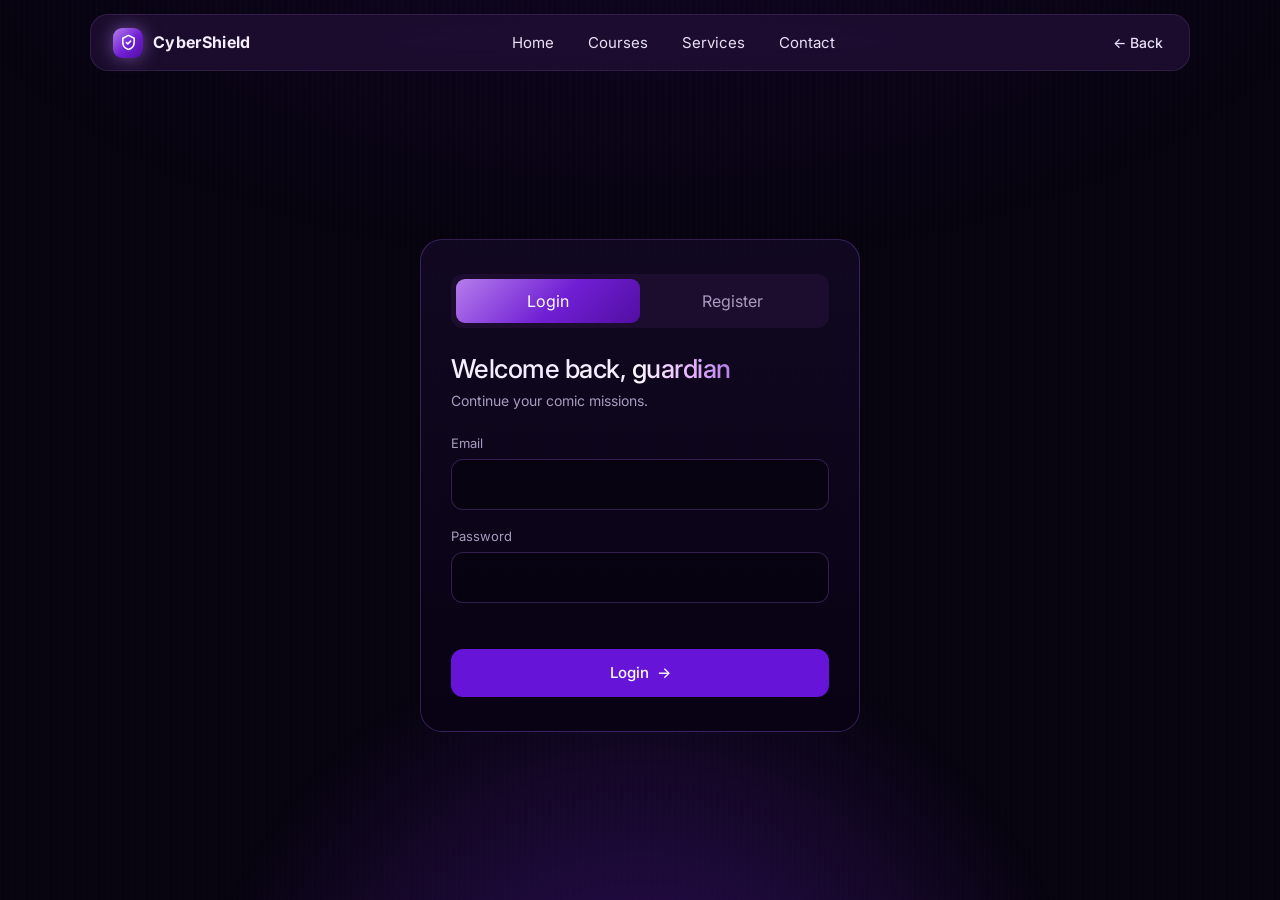
<file: website/auth.html>
<!DOCTYPE html>
<html lang="en">
<head>
  <meta charset="UTF-8" />
  <meta name="viewport" content="width=device-width, initial-scale=1.0" />
  <title>Student Login · CyberShield</title>
  <link rel="preconnect" href="https://fonts.googleapis.com" />
  <link rel="preconnect" href="https://fonts.gstatic.com" crossorigin />
  <link href="https://fonts.googleapis.com/css2?family=Inter:wght@400;500;600;700;900&display=swap" rel="stylesheet" />
  <link rel="stylesheet" href="css/style.css" />
</head>
<body>
  <nav class="nav" id="nav">
    <a href="index.html" class="logo"><span class="logo-mark"><svg viewBox="0 0 24 24" fill="none" stroke="#fff" stroke-width="2.2" stroke-linecap="round" stroke-linejoin="round"><path d="M12 2l8 4v6c0 5-3.5 8.5-8 10-4.5-1.5-8-5-8-10V6l8-4z"/><path d="M9 12l2 2 4-4"/></svg></span>CyberShield</a>
    <ul class="nav-links">
      <li><a class="nav-link" href="index.html">Home</a></li>
      <li><a class="nav-link" href="index.html#courses">Courses</a></li>
      <li><a class="nav-link" href="index.html#services">Services</a></li>
      <li><a class="nav-link" href="index.html#contact">Contact</a></li>
    </ul>
    <ul class="nav-auth"><li><a class="btn btn-sm btn-ghost" href="index.html">← Back</a></li></ul>
    <button class="nav-toggle" aria-label="Toggle menu" aria-expanded="false"><span></span><span></span><span></span></button>
  </nav>

  <main class="auth-page">
    <div class="auth-glow"></div>
    <div class="card auth-card">
      <div class="tabs" id="tabs">
        <span class="pill"></span>
        <button type="button" data-tab="login" class="on">Login</button>
        <button type="button" data-tab="register">Register</button>
      </div>

      <form id="loginForm" novalidate>
        <h2 style="font-size:26px">Welcome back, <span class="grad-text">guardian</span></h2>
        <p style="color:var(--muted);margin:6px 0 22px">Continue your comic missions.</p>
        <div class="field"><label for="lEmail">Email</label><input id="lEmail" type="email" autocomplete="email" required /></div>
        <div class="field"><label for="lPass">Password</label><input id="lPass" type="password" autocomplete="current-password" required /></div>
        <div class="form-msg" role="alert"></div>
        <button class="btn btn-block" type="submit">Login <span class="arrow">→</span></button>
      </form>

      <form id="registerForm" class="hidden" novalidate>
        <h2 style="font-size:26px">Join the <span class="grad-text">academy</span></h2>
        <p style="color:var(--muted);margin:6px 0 22px">Free account · start learning in seconds.</p>
        <div class="field"><label for="rName">Full name (shown on certificate)</label><input id="rName" autocomplete="name" required /></div>
        <div class="field"><label for="rEmail">Email</label><input id="rEmail" type="email" autocomplete="email" required /></div>
        <div class="field"><label for="rPass">Password (min 8 characters)</label><input id="rPass" type="password" autocomplete="new-password" minlength="8" required /></div>
        <div class="form-msg" role="alert"></div>
        <button class="btn btn-block" type="submit">Create account <span class="arrow">→</span></button>
      </form>
    </div>
  </main>

  <script src="https://cdn.jsdelivr.net/npm/gsap@3.12.5/dist/gsap.min.js"></script>
  <script src="js/app.js"></script>
  <script>
    const tabs = document.getElementById('tabs');
    const forms = { login: document.getElementById('loginForm'), register: document.getElementById('registerForm') };

    function show(tab) {
      tabs.classList.toggle('reg', tab === 'register');
      tabs.querySelectorAll('button').forEach(b => b.classList.toggle('on', b.dataset.tab === tab));
      Object.entries(forms).forEach(([k, f]) => f.classList.toggle('hidden', k !== tab));
      if (window.gsap) gsap.from(forms[tab].children, { y: 16, opacity: 0, stagger: 0.05, duration: 0.5, ease: 'power3.out' });
    }
    tabs.querySelectorAll('button').forEach(b => b.addEventListener('click', () => show(b.dataset.tab)));
    show(location.hash === '#register' ? 'register' : 'login');

    if (window.gsap) gsap.from('.auth-card', { y: 60, opacity: 0, scale: 0.96, duration: 1, ease: 'power4.out' });

    const fail = (form, msg) => { form.querySelector('.form-msg').textContent = msg; if (window.gsap) gsap.fromTo(form, { x: -8 }, { x: 0, duration: 0.4, ease: 'elastic.out(1,0.3)' }); };

    forms.login.addEventListener('submit', async e => {
      e.preventDefault();
      try { await Auth.login(lEmail.value, lPass.value); location.href = 'learn.html'; }
      catch (err) { fail(forms.login, err.message); }
    });
    forms.register.addEventListener('submit', async e => {
      e.preventDefault();
      if (!rName.value.trim()) return fail(forms.register, 'Please enter your name.');
      if (!rEmail.checkValidity()) return fail(forms.register, 'Please enter a valid email.');
      if (rPass.value.length < 8) return fail(forms.register, 'Password must be at least 8 characters.');
      try { await Auth.register(rName.value, rEmail.value, rPass.value); location.href = 'learn.html'; }
      catch (err) { fail(forms.register, err.message); }
    });
  </script>
</body>
</html>
</file>
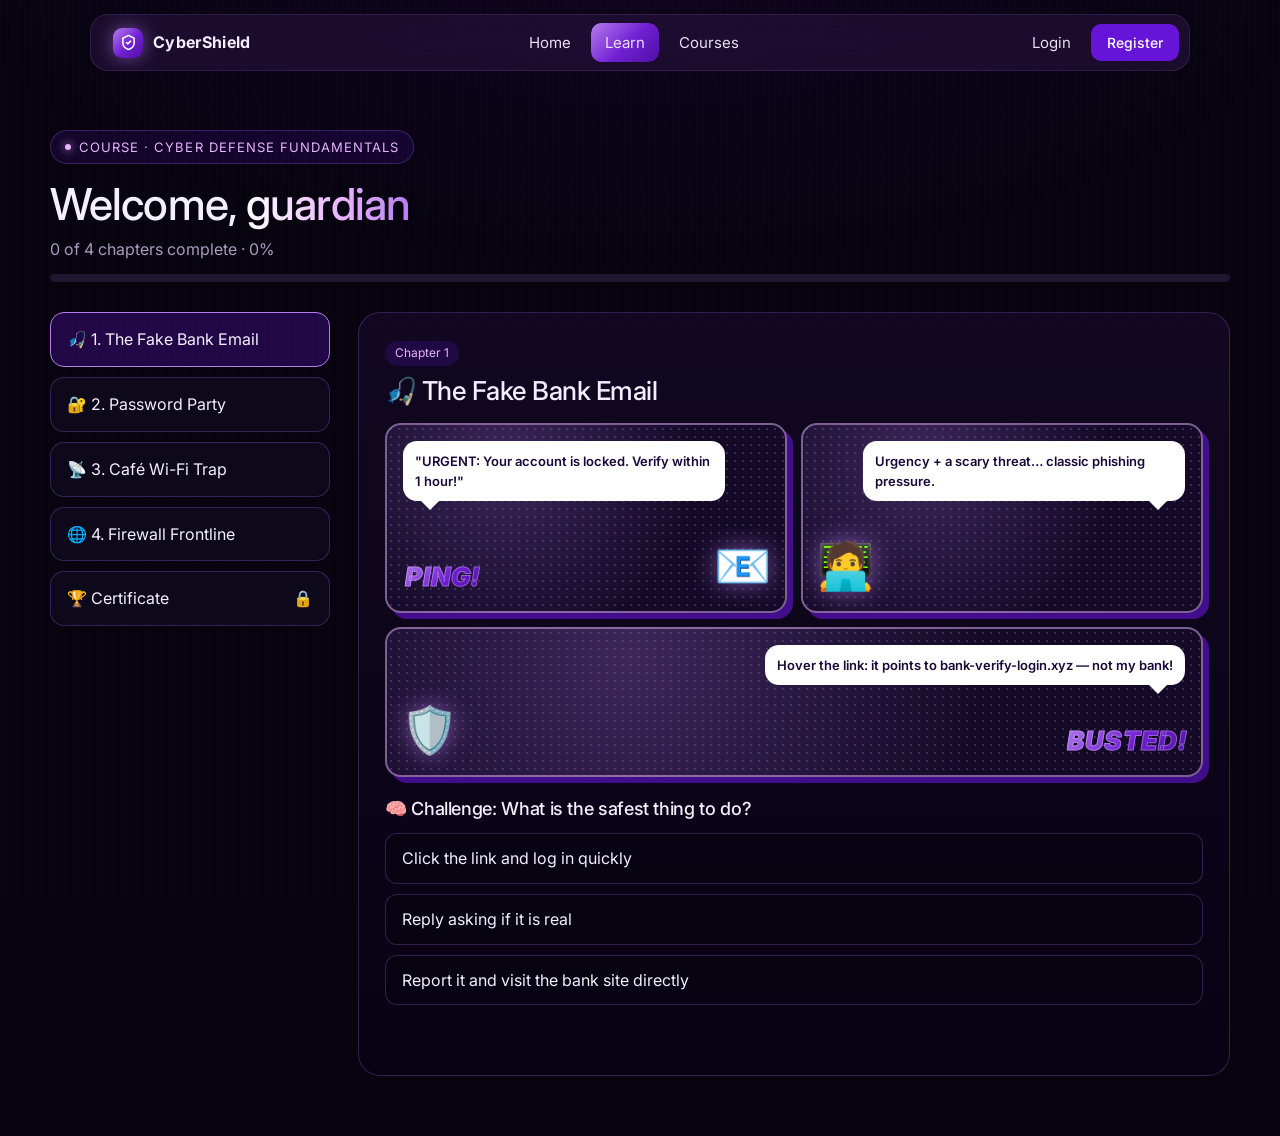
<file: website/learn.html>
<!DOCTYPE html>
<html lang="en">
<head>
  <meta charset="UTF-8" />
  <meta name="viewport" content="width=device-width, initial-scale=1.0" />
  <title>My Learning · CyberShield</title>
  <link rel="preconnect" href="https://fonts.googleapis.com" />
  <link rel="preconnect" href="https://fonts.gstatic.com" crossorigin />
  <link href="https://fonts.googleapis.com/css2?family=Inter:wght@400;500;600;700;900&display=swap" rel="stylesheet" />
  <link rel="stylesheet" href="css/style.css" />
</head>
<body>
  <nav class="nav" id="nav">
    <a href="index.html" class="logo"><span class="logo-mark"><svg viewBox="0 0 24 24" fill="none" stroke="#fff" stroke-width="2.2" stroke-linecap="round" stroke-linejoin="round"><path d="M12 2l8 4v6c0 5-3.5 8.5-8 10-4.5-1.5-8-5-8-10V6l8-4z"/><path d="M9 12l2 2 4-4"/></svg></span>CyberShield</a>
    <ul class="nav-links">
      <li><a class="nav-link" href="index.html">Home</a></li>
      <li><a class="nav-link active" href="learn.html">Learn</a></li>
      <li><a class="nav-link" href="index.html#courses">Courses</a></li>
    </ul>
    <ul class="nav-auth" data-auth-slot>
      <li><a class="nav-link" href="auth.html#login">Login</a></li>
      <li><a class="btn btn-sm" href="auth.html#register">Register</a></li>
    </ul>
    <button class="nav-toggle" aria-label="Toggle menu" aria-expanded="false"><span></span><span></span><span></span></button>
  </nav>

  <main class="container">
    <header class="dash-head">
      <span class="eyebrow">Course · Cyber Defense Fundamentals</span>
      <h1 style="font-size:clamp(28px,4vw,44px);margin-top:16px" id="hello">Welcome, <span class="grad-text">guardian</span></h1>
      <p style="color:var(--muted);margin:8px 0 0" id="progressLabel"></p>
      <div class="progress"><i id="progressBar" style="width:0"></i></div>
    </header>

    <div class="reader">
      <aside class="chapter-list" id="chapters"></aside>
      <section class="card stage" id="stage" style="padding:26px"></section>
    </div>
  </main>

  <script src="https://cdn.jsdelivr.net/npm/gsap@3.12.5/dist/gsap.min.js"></script>
  <script src="js/app.js"></script>
  <script>
    const CHAPTERS = [
      { title: 'The Fake Bank Email', emoji: '🎣',
        panels: [
          { char: '📧', side: 'l', text: '"URGENT: Your account is locked. Verify within 1 hour!"', sfx: 'PING!' },
          { char: '🧑‍💻', side: 'r', text: 'Urgency + a scary threat… classic phishing pressure.' },
          { char: '🛡️', side: 'r', text: 'Hover the link: it points to bank-verify-login.xyz — not my bank!', sfx: 'BUSTED!', wide: true },
        ],
        q: 'What is the safest thing to do?',
        options: ['Click the link and log in quickly', 'Reply asking if it is real', 'Report it and visit the bank site directly'], answer: 2 },
      { title: 'Password Party', emoji: '🔐',
        panels: [
          { char: '🦹', side: 'l', text: '"password123"? I cracked that in 0.2 seconds!', sfx: 'CRACK!' },
          { char: '👩‍🎓', side: 'r', text: 'Then I\'ll use a long passphrase: "violet-comet-tea-harbor".' },
          { char: '🔑', side: 'l', text: 'Plus a password manager and 2FA — now brute force takes centuries.', wide: true, sfx: 'LOCKED!' },
        ],
        q: 'Which password is strongest?',
        options: ['P@ssw0rd!', 'violet-comet-tea-harbor', 'MyDog2026'], answer: 1 },
      { title: 'Café Wi-Fi Trap', emoji: '📡',
        panels: [
          { char: '☕', side: 'l', text: '"Free_Cafe_WiFi" — no password needed!', sfx: 'CONNECT?' },
          { char: '🕵️', side: 'r', text: 'An attacker can run an evil-twin hotspot and read your traffic.' },
          { char: '🛡️', side: 'r', text: 'Use a VPN, stick to HTTPS, and never log in to banking on open Wi-Fi.', wide: true },
        ],
        q: 'What protects you most on public Wi-Fi?',
        options: ['Turning on Bluetooth', 'Using a trusted VPN', 'Clearing browser history'], answer: 1 },
      { title: 'Firewall Frontline', emoji: '🌐',
        panels: [
          { char: '👾', side: 'l', text: 'Scanning ports 1-65535… found port 23 (Telnet) open!', sfx: 'SCAN!' },
          { char: '👨‍🔧', side: 'r', text: 'Close Telnet, use SSH, and add an ACL on the router.' },
          { char: '🧱', side: 'l', text: 'access-list 101 deny tcp any any eq 23 — attack blocked at the edge.', wide: true, sfx: 'DENIED!' },
        ],
        q: 'Why replace Telnet with SSH?',
        options: ['SSH is encrypted', 'Telnet is slower', 'SSH uses less bandwidth'], answer: 0 },
    ];

    const user = Auth.current();
    const key = 'cs_progress_' + (user ? user.email : 'guest');
    const done = new Set(store.get(key, []));
    let current = Math.min(done.size, CHAPTERS.length - 1);

    const $ = id => document.getElementById(id);
    const esc = s => s.replace(/[&<>"]/g, c => ({ '&': '&amp;', '<': '&lt;', '>': '&gt;', '"': '&quot;' }[c]));

    if (user) $('hello').innerHTML = `Welcome, <span class="grad-text">${esc(user.name)}</span>`;

    function renderProgress() {
      const pct = Math.round(done.size / CHAPTERS.length * 100);
      $('progressBar').style.width = pct + '%';
      $('progressLabel').textContent = `${done.size} of ${CHAPTERS.length} chapters complete · ${pct}%`;
    }

    function renderList() {
      $('chapters').innerHTML = CHAPTERS.map((c, i) => `
        <button class="chapter ${i === current ? 'on' : ''}" data-i="${i}">
          <span>${c.emoji} ${i + 1}. ${c.title}</span>${done.has(i) ? '<span class="done">✓</span>' : ''}
        </button>`).join('') + `
        <button class="chapter ${current === 'cert' ? 'on' : ''}" data-i="cert">
          <span>🏆 Certificate</span>${done.size === CHAPTERS.length ? '<span class="done">Unlocked</span>' : '<span style="color:var(--muted)">🔒</span>'}
        </button>`;
      $('chapters').querySelectorAll('.chapter').forEach(b => b.addEventListener('click', () => {
        current = b.dataset.i === 'cert' ? 'cert' : +b.dataset.i;
        render();
      }));
    }

    function renderChapter(i) {
      const c = CHAPTERS[i];
      $('stage').innerHTML = `
        <span class="tag">Chapter ${i + 1}</span>
        <h2 style="font-size:26px">${c.emoji} ${c.title}</h2>
        <div class="comic-panels">
          ${c.panels.map(p => `
            <div class="panel ${p.wide ? 'wide' : ''}"><div class="halftone"></div>
              <span class="bubble ${p.side === 'r' ? 'right' : ''}">${esc(p.text)}</span>
              <span class="char ${p.side === 'r' ? 'l' : 'r'}">${p.char}</span>
              ${p.sfx ? `<span class="sfx" style="top:auto;bottom:14px;${p.side === 'r' ? '' : 'left:18px;right:auto'}">${p.sfx}</span>` : ''}
            </div>`).join('')}
        </div>
        <h3 style="font-size:18px">🧠 Challenge: ${c.q}</h3>
        <div class="quiz">${c.options.map((o, k) => `<button data-k="${k}">${esc(o)}</button>`).join('')}</div>
        <div id="feedback" style="min-height:24px;color:var(--muted)"></div>`;

      $('stage').querySelectorAll('.quiz button').forEach(btn => btn.addEventListener('click', () => {
        const ok = +btn.dataset.k === c.answer;
        btn.classList.add(ok ? 'right' : 'wrong');
        if (!ok) { $('feedback').textContent = 'Not quite — re-read the comic and try again.'; return; }
        done.add(i); store.set(key, [...done]);
        $('feedback').innerHTML = `✅ Correct! ${i < CHAPTERS.length - 1 ? '' : 'Course complete!'} <button class="btn btn-sm" id="nextBtn" style="margin-left:10px">${i < CHAPTERS.length - 1 ? 'Next chapter' : 'Claim certificate'} <span class="arrow">→</span></button>`;
        $('nextBtn').addEventListener('click', () => { current = i < CHAPTERS.length - 1 ? i + 1 : 'cert'; render(); });
        renderProgress(); renderList();
      }));

      if (window.gsap) {
        gsap.from('#stage .panel', { scale: 0.7, rotate: k => (k % 2 ? 6 : -6), opacity: 0, stagger: 0.18, duration: 0.7, ease: 'back.out(1.8)' });
        gsap.from('#stage .bubble', { scale: 0, transformOrigin: 'bottom left', stagger: 0.2, delay: 0.35, duration: 0.45, ease: 'back.out(3)' });
      }
    }

    function renderCert() {
      const complete = done.size === CHAPTERS.length;
      if (!complete) {
        $('stage').innerHTML = `<h2 style="font-size:26px">🔒 Certificate locked</h2>
          <p style="color:var(--muted)">Complete all ${CHAPTERS.length} chapters to unlock your certificate. You have ${CHAPTERS.length - done.size} left.</p>`;
        return;
      }
      if (!user) {
        $('stage').innerHTML = `<h2 style="font-size:26px">🎉 You finished the course!</h2>
          <p style="color:var(--muted)">Create a free account so we can put your name on the certificate.</p>
          <a class="btn" href="auth.html#register">Register to claim <span class="arrow">→</span></a>`;
        return;
      }
      const id = 'CS-' + new Date().getFullYear() + '-' + (Math.abs([...user.email].reduce((h, ch) => (h * 31 + ch.charCodeAt(0)) | 0, 7)) % 100000).toString().padStart(5, '0');
      $('stage').innerHTML = `
        <div class="cert" id="certView">
          <small>CERTIFICATE OF COMPLETION</small>
          <h3>Cyber Defense Fundamentals</h3>
          <p style="color:var(--muted);margin:0">proudly awarded to</p>
          <div class="name grad-text" style="margin:12px 0">${esc(user.name)}</div>
          <p style="color:var(--muted);font-size:13px;margin:0">CyberShield Academy · ${new Date().toLocaleDateString()} · ID ${id}</p>
          <div class="seal">🛡️</div>
        </div>
        <div style="display:flex;gap:12px;margin-top:22px;flex-wrap:wrap">
          <button class="btn" id="dl">Download PNG <span class="arrow">↓</span></button>
        </div>`;
      $('dl').addEventListener('click', () => downloadCert(user.name, id));
      if (window.gsap) gsap.from('#certView', { rotateX: 40, y: 60, opacity: 0, transformPerspective: 1000, duration: 1.1, ease: 'power4.out' });
    }

    function downloadCert(name, id) {
      const W = 1600, H = 1131, c = document.createElement('canvas');
      c.width = W; c.height = H;
      const g = c.getContext('2d');
      const bg = g.createLinearGradient(0, 0, W, H);
      bg.addColorStop(0, '#1c0d38'); bg.addColorStop(0.6, '#0c0519'); bg.addColorStop(1, '#07040f');
      g.fillStyle = bg; g.fillRect(0, 0, W, H);
      const glow = g.createRadialGradient(W / 2, H * 1.2, 50, W / 2, H * 1.2, 900);
      glow.addColorStop(0, 'rgba(181,125,236,.55)'); glow.addColorStop(1, 'rgba(181,125,236,0)');
      g.fillStyle = glow; g.fillRect(0, 0, W, H);
      g.strokeStyle = 'rgba(231,179,255,.6)'; g.lineWidth = 3; g.strokeRect(40, 40, W - 80, H - 80);
      g.setLineDash([10, 10]); g.strokeStyle = 'rgba(231,179,255,.3)'; g.strokeRect(64, 64, W - 128, H - 128); g.setLineDash([]);
      g.textAlign = 'center';
      g.fillStyle = '#e7b3ff'; g.font = '600 26px Inter, sans-serif'; g.fillText('C E R T I F I C A T E   O F   C O M P L E T I O N', W / 2, 280);
      g.fillStyle = '#fff'; g.font = '600 64px Inter, sans-serif'; g.fillText('Cyber Defense Fundamentals', W / 2, 380);
      g.fillStyle = '#a99bbf'; g.font = '30px Inter, sans-serif'; g.fillText('proudly awarded to', W / 2, 460);
      const tg = g.createLinearGradient(W / 2 - 400, 0, W / 2 + 400, 0);
      tg.addColorStop(0, '#ffffff'); tg.addColorStop(0.5, '#b57dec'); tg.addColorStop(1, '#e7b3ff');
      g.fillStyle = tg; g.font = 'italic 600 88px Inter, sans-serif'; g.fillText(name, W / 2, 580);
      g.fillStyle = '#a99bbf'; g.font = '26px Inter, sans-serif';
      g.fillText(`CyberShield Academy  ·  ${new Date().toLocaleDateString()}  ·  ID ${id}`, W / 2, 680);
      const sg = g.createLinearGradient(W - 300, H - 300, W - 160, H - 160);
      sg.addColorStop(0, '#b57dec'); sg.addColorStop(1, '#520ea3');
      g.fillStyle = sg; g.beginPath(); g.arc(W - 230, H - 230, 80, 0, Math.PI * 2); g.fill();
      g.font = '80px serif'; g.fillText('🛡️', W - 230, H - 202);
      const a = document.createElement('a');
      a.download = `CyberShield-Certificate-${id}.png`;
      a.href = c.toDataURL('image/png');
      a.click();
    }

    function render() {
      renderList();
      current === 'cert' ? renderCert() : renderChapter(current);
    }

    renderProgress();
    render();
    if (window.gsap) gsap.from('.dash-head > *', { y: 30, opacity: 0, stagger: 0.08, duration: 0.9, ease: 'power3.out' });
  </script>
</body>
</html>
</file>
<file: website/css/style.css>
/* ==========================================================
   CyberShield Academy — shared styles
   Palette sampled from the reference design recording
   ========================================================== */
:root {
  --bg: #07040f;
  --bg-2: #0b0617;
  --surface: #120a22;
  --nav: #201034;
  --border: rgba(160, 104, 239, 0.28);
  --border-strong: rgba(181, 125, 236, 0.6);

  --purple: #6614d8;          /* primary button */
  --purple-deep: #520ea3;     /* arc glow */
  --purple-rich: #701fd3;
  --lavender: #b57dec;
  --lilac: #e7b3ff;           /* arc highlight */
  --lilac-soft: #d9c2f5;

  --text: #f4efff;
  --muted: #a99bbf;

  --grad: linear-gradient(135deg, #b57dec 0%, #701fd3 55%, #520ea3 100%);
  --grad-text: linear-gradient(90deg, #ffffff 0%, #e7b3ff 30%, #b57dec 50%, #e7b3ff 70%, #ffffff 100%);
  --radius: 22px;
  --ease: cubic-bezier(.2, .8, .2, 1);
}

*, *::before, *::after { box-sizing: border-box; }
html { -webkit-text-size-adjust: 100%; }
body {
  margin: 0;
  background: var(--bg);
  color: var(--text);
  font-family: "Inter", system-ui, -apple-system, Segoe UI, Roboto, sans-serif;
  line-height: 1.55;
  overflow-x: hidden;
}
img { max-width: 100%; display: block; }
a { color: inherit; text-decoration: none; }
button { font: inherit; cursor: pointer; }
.container { width: min(1180px, 100% - 32px); margin-inline: auto; }

/* faint vertical scanlines like the reference background */
body::before {
  content: "";
  position: fixed; inset: 0;
  pointer-events: none; z-index: 0;
  background:
    repeating-linear-gradient(90deg, rgba(255,255,255,.012) 0 1px, transparent 1px 6px),
    radial-gradient(1200px 600px at 50% -10%, rgba(102,20,216,.10), transparent 60%);
}
main, footer { position: relative; z-index: 1; }

/* ---------------- Navbar ---------------- */
.nav {
  position: fixed; top: 14px; left: 50%;
  transform: translateX(-50%);
  width: min(1100px, 100% - 24px);
  z-index: 50;
  display: flex; align-items: center; justify-content: space-between; gap: 16px;
  padding: 8px 10px 8px 22px;
  background: rgba(32, 16, 52, .78);
  border: 1px solid rgba(181,125,236,.14);
  border-radius: 18px;
  backdrop-filter: blur(14px) saturate(140%);
  -webkit-backdrop-filter: blur(14px) saturate(140%);
  transition: box-shadow .4s var(--ease), background .4s var(--ease), top .4s var(--ease);
}
.nav.scrolled {
  top: 8px;
  background: rgba(24, 11, 40, .9);
  box-shadow: 0 10px 40px -10px rgba(102,20,216,.55);
}
.logo { display: flex; align-items: center; gap: 10px; font-weight: 700; letter-spacing: .02em; }
.logo-mark {
  width: 30px; height: 30px; border-radius: 9px;
  display: grid; place-items: center;
  background: var(--grad);
  box-shadow: 0 0 18px rgba(181,125,236,.55);
}
.logo-mark svg { width: 17px; height: 17px; }
.nav-links li, .nav-auth li { display: flex; }
.nav-links, .nav-auth { display: flex; align-items: center; gap: 6px; list-style: none; margin: 0; padding: 0; }
.nav-link {
  position: relative; display: inline-block;
  padding: 8px 14px; border-radius: 10px;
  font-size: 15px; color: #e8e0f5;
  overflow: hidden; isolation: isolate;
  transition: color .3s var(--ease), translate .3s var(--ease), box-shadow .3s var(--ease);
}
.nav-link::before {
  content: ""; position: absolute; inset: 0; z-index: -1;
  background: var(--grad);
  border-radius: inherit;
  transform: scale(.4); opacity: 0;
  transition: transform .35s var(--ease), opacity .35s var(--ease);
}
.nav-link:hover::before, .nav-link.active::before { transform: scale(1); opacity: 1; }
.nav-link:hover { color: #fff; translate: 0 -1px; box-shadow: 0 6px 24px -6px rgba(181,125,236,.7); }
.nav-toggle {
  display: none; background: none; border: 0; color: var(--text);
  width: 42px; height: 42px; border-radius: 10px;
}
.nav-toggle span { display: block; width: 22px; height: 2px; margin: 5px auto; background: currentColor; transition: transform .3s, opacity .3s; }
.nav.open .nav-toggle span:nth-child(1) { transform: translateY(7px) rotate(45deg); }
.nav.open .nav-toggle span:nth-child(2) { opacity: 0; }
.nav.open .nav-toggle span:nth-child(3) { transform: translateY(-7px) rotate(-45deg); }

/* ---------------- Buttons ---------------- */
.btn {
  --glow: rgba(102,20,216,.6);
  position: relative; display: inline-flex; align-items: center; justify-content: center; gap: 8px;
  padding: 12px 24px; border-radius: 12px; border: 0;
  font-size: 15px; font-weight: 500; color: #fff;
  background: var(--purple);
  overflow: hidden; isolation: isolate;
  transition: translate .35s var(--ease), scale .2s var(--ease), box-shadow .35s var(--ease);
}
.btn::before {                          /* gradient sweep */
  content: ""; position: absolute; inset: 0; z-index: -1;
  background: var(--grad);
  transform: translateX(-101%);
  transition: transform .5s var(--ease);
}
.btn::after {                           /* shine */
  content: ""; position: absolute; top: 0; left: -60%; width: 40%; height: 100%;
  background: linear-gradient(100deg, transparent, rgba(255,255,255,.45), transparent);
  transform: skewX(-20deg);
  transition: left .7s var(--ease);
}
.btn:hover { translate: 0 -3px; box-shadow: 0 14px 34px -10px var(--glow), 0 0 0 1px rgba(231,179,255,.35); }
.btn:hover::before { transform: translateX(0); }
.btn:hover::after { left: 130%; }
.btn:active { translate: 0 -1px; scale: .98; }
.btn .arrow { transition: transform .35s var(--ease); }
.btn:hover .arrow { transform: translateX(4px); }

.btn-ghost { background: transparent; color: #e8e0f5; }
.btn-ghost::before { background: rgba(181,125,236,.14); transform: scaleX(0); transform-origin: left; }
.btn-ghost:hover::before { transform: scaleX(1); }
.btn-ghost:hover { box-shadow: inset 0 0 0 1px var(--border-strong); }
.btn-outline { background: transparent; box-shadow: inset 0 0 0 1px var(--border-strong); }
.btn-sm { padding: 8px 16px; font-size: 14px; border-radius: 10px; }
.btn-block { width: 100%; }

/* ---------------- Typography ---------------- */
.eyebrow {
  display: inline-flex; align-items: center; gap: 8px;
  padding: 6px 14px; border-radius: 999px;
  font-size: 13px; letter-spacing: .08em; text-transform: uppercase; color: var(--lilac);
  background: rgba(102,20,216,.14); border: 1px solid var(--border);
}
.eyebrow::before { content: ""; width: 6px; height: 6px; border-radius: 50%; background: var(--lilac); box-shadow: 0 0 10px var(--lilac); }
h1, h2, h3 { margin: 0; font-weight: 500; letter-spacing: -.02em; line-height: 1.12; }
.h-section { font-size: clamp(30px, 4.6vw, 52px); text-align: center; }
.sub { color: var(--muted); max-width: 620px; margin: 16px auto 0; text-align: center; }
.grad-text {
  background: var(--grad-text); background-size: 200% auto;
  -webkit-background-clip: text; background-clip: text; color: transparent;
  animation: shimmer 6s linear infinite;
}
@keyframes shimmer { to { background-position: -200% center; } }

section { position: relative; padding: 120px 0; }

/* ---------------- Hero ---------------- */
.hero {
  min-height: 100vh; min-height: 100svh;
  padding: 150px 0 0;
  text-align: center; overflow: hidden;
}
.hero h1 { font-size: clamp(36px, 6.4vw, 76px); }
.hero h1 .word { display: inline-block; }
.hero p.lead { color: #e2d9f0; max-width: 600px; margin: 22px auto 0; font-size: clamp(15px, 1.6vw, 18px); }
.hero-cta { display: flex; justify-content: center; gap: 18px; margin-top: 36px; flex-wrap: wrap; }

.planet-wrap {
  position: relative;
  height: 62vh; margin-top: 40px;
  pointer-events: none;
}
.planet {
  position: absolute; left: 50%; top: 0;
  width: 170vw; max-width: 2200px; aspect-ratio: 1;
  transform: translateX(-50%);
  border-radius: 50%;
  background: radial-gradient(closest-side, #0a0515 94%, #1a0838 98%, transparent 100%);
  box-shadow:
    0 -2px 0 0 rgba(231,179,255,.95),
    0 -10px 40px 4px rgba(112,31,211,.85),
    0 -40px 120px 30px rgba(82,14,163,.55),
    inset 0 30px 80px -20px rgba(102,20,216,.65);
}
.planet-ring {
  position: absolute; inset: -1px; border-radius: 50%;
  background: conic-gradient(from 0deg, transparent 0 20%, rgba(231,179,255,.9) 25%, transparent 32%, transparent 60%, rgba(181,125,236,.8) 68%, transparent 75%);
  -webkit-mask: radial-gradient(closest-side, transparent 99.4%, #000 99.6%);
          mask: radial-gradient(closest-side, transparent 99.4%, #000 99.6%);
  filter: blur(1px);
}
.planet-grid {
  position: absolute; inset: 6%; border-radius: 50%;
  background:
    repeating-conic-gradient(from 0deg, rgba(181,125,236,.08) 0 .5deg, transparent .5deg 7.5deg),
    repeating-radial-gradient(circle, transparent 0 60px, rgba(181,125,236,.06) 60px 61px);
  -webkit-mask: radial-gradient(closest-side, #000 40%, transparent 80%);
          mask: radial-gradient(closest-side, #000 40%, transparent 80%);
}

/* floating particles */
.stars { position: absolute; inset: 0; pointer-events: none; }
.stars i {
  position: absolute; width: 2px; height: 2px; border-radius: 50%;
  background: var(--lilac); box-shadow: 0 0 6px var(--lilac); opacity: .6;
  animation: twinkle 4s ease-in-out infinite;
}
@keyframes twinkle { 50% { opacity: .1; transform: scale(.6); } }

/* ---------------- Rotating core (pinned) ---------------- */
.core-section { padding: 0; height: 100vh; height: 100svh; overflow: hidden; display: grid; place-items: center; }
.core-stage { position: relative; width: min(640px, 64vh, 86vw); margin-bottom: 12vh; aspect-ratio: 1; display: grid; place-items: center; }
.core-ring {
  position: absolute; border-radius: 50%;
  border: 1px solid var(--border);
}
.core-ring.r1 { inset: 0; border-style: dashed; border-color: rgba(181,125,236,.25); }
.core-ring.r2 { inset: 12%; background: conic-gradient(from 90deg, transparent, rgba(112,31,211,.35), transparent 40%); -webkit-mask: radial-gradient(closest-side, transparent 97%, #000 98%); mask: radial-gradient(closest-side, transparent 97%, #000 98%); border: 0; }
.core-ring.r3 { inset: 26%; border-color: rgba(231,179,255,.35); box-shadow: 0 0 60px rgba(102,20,216,.35), inset 0 0 60px rgba(102,20,216,.25); }
.core-orb {
  position: relative; width: 34%; aspect-ratio: 1; border-radius: 50%;
  display: grid; place-items: center; text-align: center;
  background: radial-gradient(circle at 35% 30%, #b57dec, #6614d8 45%, #2a0a5c 75%, #12062a);
  box-shadow: 0 0 80px 10px rgba(112,31,211,.6), 0 0 180px 40px rgba(82,14,163,.35), inset 0 -20px 40px rgba(0,0,0,.4);
}
.core-orb svg { width: 42%; height: 42%; filter: drop-shadow(0 0 12px rgba(255,255,255,.6)); }
.orbit { position: absolute; inset: 0; }
.orbit-item {
  position: absolute; left: 50%; top: 50%;
  width: 116px; margin: -44px 0 0 -58px;
  padding: 12px 10px; border-radius: 16px; text-align: center;
  background: rgba(18,10,34,.85); border: 1px solid var(--border);
  backdrop-filter: blur(8px);
  font-size: 13px; color: var(--lilac-soft);
}
.orbit-item b { display: block; font-size: 22px; margin-bottom: 2px; }
.orbit-svg { width: 30px; height: 30px; display: block; margin: 0 auto; color: var(--lilac); filter: drop-shadow(0 0 6px rgba(231,179,255,.7)); }
.core-caption { position: absolute; bottom: 7vh; left: 0; right: 0; text-align: center; padding: 0 16px; }
.core-caption h2 { font-size: clamp(26px, 3.6vw, 42px); }
.core-caption p { color: var(--muted); margin: 10px 0 0; }

/* ---------------- Cards (services) ---------------- */
.cards {
  display: grid; grid-template-columns: repeat(3, 1fr); gap: 40px;
  margin-top: 70px; align-items: start;
}
.cards .card:nth-child(2) { margin-top: 90px; }
.card {
  position: relative;
  padding: 26px 22px 24px;
  border-radius: var(--radius);
  background: linear-gradient(180deg, rgba(26,12,48,.55), rgba(9,2,20,.9));
  border: 1px solid var(--border);
  transition: border-color .45s var(--ease), box-shadow .45s var(--ease);
  transform-style: preserve-3d;
}
.card::before {                                  /* follows cursor */
  content: ""; position: absolute; inset: 0; border-radius: inherit; pointer-events: none;
  background: radial-gradient(360px circle at var(--mx, 50%) var(--my, 0%), rgba(181,125,236,.18), transparent 45%);
  opacity: 0; transition: opacity .4s;
}
.card:hover { border-color: var(--border-strong); box-shadow: 0 30px 60px -30px rgba(112,31,211,.8); }
.card:hover::before { opacity: 1; }
.card-icon { width: 34px; height: 34px; color: #fff; margin-bottom: 14px; }
.card h3 { font-size: 19px; margin-bottom: 10px; }
.card p { color: #d6cde4; font-size: 14px; margin: 0 0 18px; }
.card-link { display: inline-flex; align-items: center; gap: 6px; font-size: 15px; position: relative; }
.card-link::after { content: ""; position: absolute; left: 0; bottom: -3px; height: 1px; width: 100%; background: var(--grad); transform: scaleX(0); transform-origin: left; transition: transform .35s var(--ease); }
.card-link:hover::after { transform: scaleX(1); }
.card-link span { transition: transform .35s var(--ease); }
.card-link:hover span { transform: translateX(4px); }

/* ---------------- Comic learning ---------------- */
.comic-track { display: grid; grid-template-columns: 1.1fr .9fr; gap: 60px; align-items: center; margin-top: 70px; }
.comic-panels { display: grid; grid-template-columns: 1fr 1fr; gap: 14px; }
.panel {
  position: relative; border-radius: 16px; overflow: hidden; min-height: 190px;
  padding: 16px; border: 2px solid rgba(231,179,255,.5);
  background: radial-gradient(circle at 30% 20%, rgba(181,125,236,.25), transparent 60%), #140a28;
  box-shadow: 6px 6px 0 rgba(102,20,216,.6);
  transition: translate .4s var(--ease), rotate .4s var(--ease), box-shadow .4s var(--ease);
}
.panel:hover { translate: -3px -3px; rotate: -.6deg; box-shadow: 10px 10px 0 rgba(181,125,236,.7); }
.panel.wide { grid-column: span 2; min-height: 150px; }
.panel .halftone { position: absolute; inset: 0; opacity: .18; background-image: radial-gradient(#e7b3ff 1px, transparent 1.2px); background-size: 8px 8px; }
.bubble {
  position: relative; display: inline-block; max-width: 88%;
  background: #fff; color: #1a0838; font-weight: 600; font-size: 13px;
  padding: 10px 12px; border-radius: 14px;
}
.bubble::after { content: ""; position: absolute; left: 18px; bottom: -9px; border: 9px solid transparent; border-top-color: #fff; border-bottom: 0; }
.bubble.right { float: right; }
.bubble.right::after { left: auto; right: 18px; }
.char { position: absolute; bottom: 10px; font-size: 46px; filter: drop-shadow(0 0 12px rgba(181,125,236,.6)); }
.char.l { left: 14px; } .char.r { right: 14px; }
.sfx {
  position: absolute; right: 14px; top: 12px;
  font-weight: 900; font-size: 26px; letter-spacing: .04em; font-style: italic;
  background: var(--grad); -webkit-background-clip: text; background-clip: text; color: transparent;
  -webkit-text-stroke: 1px rgba(255,255,255,.3);
}
.steps { list-style: none; padding: 0; margin: 0; display: grid; gap: 18px; }
.step { display: flex; gap: 16px; align-items: flex-start; padding: 18px; border-radius: 16px; border: 1px solid transparent; transition: background .35s, border-color .35s; }
.step:hover { background: rgba(102,20,216,.1); border-color: var(--border); }
.step-num { flex: none; width: 40px; height: 40px; border-radius: 12px; display: grid; place-items: center; font-weight: 700; background: var(--grad); box-shadow: 0 0 20px rgba(181,125,236,.4); }
.step h3 { font-size: 18px; margin-bottom: 4px; }
.step p { margin: 0; color: var(--muted); font-size: 14px; }

/* ---------------- Courses ---------------- */
.course-grid { display: grid; grid-template-columns: repeat(auto-fit, minmax(260px, 1fr)); gap: 24px; margin-top: 60px; }
.course { padding: 0; overflow: hidden; }
.course-cover {
  height: 150px; position: relative; overflow: hidden;
  display: grid; place-items: center; font-size: 56px;
  background: var(--grad);
}
.course-cover::after { content: ""; position: absolute; inset: 0; background-image: radial-gradient(rgba(255,255,255,.25) 1px, transparent 1.3px); background-size: 10px 10px; mix-blend-mode: overlay; }
.course-cover span { transition: scale .6s var(--ease), rotate .6s var(--ease); position: relative; z-index: 1; }
.course:hover .course-cover span { scale: 1.18; rotate: -6deg; }
.cover-svg { width: 72px; height: 72px; display: block; filter: drop-shadow(0 0 14px rgba(255,255,255,.45)); }
.course-body { padding: 20px 22px 22px; }
.course-meta { display: flex; gap: 14px; font-size: 13px; color: var(--muted); margin-bottom: 16px; }
.tag { display: inline-block; font-size: 12px; padding: 3px 10px; border-radius: 999px; background: rgba(102,20,216,.2); color: var(--lilac); margin-bottom: 10px; }

/* ---------------- Certificate ---------------- */
.cert-wrap { display: grid; grid-template-columns: 1fr 1fr; gap: 60px; align-items: center; }
.cert {
  position: relative; aspect-ratio: 1.414; border-radius: 18px; padding: 8%;
  background: linear-gradient(160deg, #1c0d38, #0c0519 60%);
  border: 1px solid var(--border-strong);
  box-shadow: 0 40px 80px -30px rgba(112,31,211,.8), inset 0 0 0 10px rgba(181,125,236,.06);
  text-align: center; display: flex; flex-direction: column; justify-content: center;
}
.cert::before { content: ""; position: absolute; inset: 14px; border: 1px dashed rgba(231,179,255,.3); border-radius: 12px; }
.cert small { letter-spacing: .3em; color: var(--lilac); font-size: 11px; }
.cert h3 { font-size: clamp(20px, 2.6vw, 30px); margin: 10px 0; }
.cert .name { font-size: clamp(22px, 3vw, 34px); font-style: italic; }
.cert .seal { position: absolute; right: 9%; bottom: 10%; width: 64px; height: 64px; border-radius: 50%; background: var(--grad); display: grid; place-items: center; box-shadow: 0 0 30px rgba(181,125,236,.6); font-size: 26px; }
.checklist { list-style: none; padding: 0; margin: 24px 0 32px; display: grid; gap: 12px; }
.checklist li { display: flex; gap: 10px; color: #ddd3ec; }
.checklist li::before { content: "✓"; color: var(--lilac); font-weight: 700; }

/* ---------------- Demo certificate (white paper) ----------------
   Sizes use container units so the sheet scales like a printed page. */
.cq-stage { max-width: 1060px; margin: 56px auto 0; container-type: inline-size; perspective: 1200px; }
.cq-sheet {
  --paper: #ffffff; --paper-tint: #faf7ff; --ink: #1b1030; --ink-soft: #564a6e; --line: rgba(112,31,211,.28);
  position: relative; aspect-ratio: 1.414; max-width: 100%;
  color: var(--ink); text-align: center;
  background:
    repeating-radial-gradient(circle at 50% 50%, transparent 0 1.1cqi, rgba(181,125,236,.045) 1.1cqi 1.2cqi),
    linear-gradient(180deg, var(--paper), var(--paper-tint));
  border-radius: .6cqi; overflow: hidden;
  box-shadow: 0 3cqi 7cqi -2cqi rgba(82,14,163,.75), 0 0 0 .12cqi rgba(231,179,255,.5);
}
.cq-frame { position: absolute; inset: 2.2cqi; border: .18cqi solid var(--purple-rich); outline: .08cqi solid var(--lavender); outline-offset: -.8cqi; }
.cq-corner { position: absolute; width: 6cqi; height: 6cqi; border: .35cqi solid var(--purple); }
.cq-corner::after { content: ""; position: absolute; width: .9cqi; height: .9cqi; border-radius: 50%; background: var(--lavender); box-shadow: 0 0 0 .3cqi rgba(181,125,236,.25); }
.cq-corner.tl { top: 1.4cqi; left: 1.4cqi; border-right: 0; border-bottom: 0; }
.cq-corner.tr { top: 1.4cqi; right: 1.4cqi; border-left: 0; border-bottom: 0; }
.cq-corner.bl { bottom: 1.4cqi; left: 1.4cqi; border-right: 0; border-top: 0; }
.cq-corner.br { bottom: 1.4cqi; right: 1.4cqi; border-left: 0; border-top: 0; }
.cq-corner.tl::after { right: -1.2cqi; top: -.62cqi; } .cq-corner.tr::after { left: -1.2cqi; top: -.62cqi; }
.cq-corner.bl::after { right: -1.2cqi; bottom: -.62cqi; } .cq-corner.br::after { left: -1.2cqi; bottom: -.62cqi; }
.cq-watermark { position: absolute; left: 50%; top: 50%; width: 34cqi; translate: -50% -54%; opacity: .05; pointer-events: none; }
.cq-content { position: absolute; inset: 5cqi 7cqi 4.4cqi; display: grid; grid-template-rows: auto auto 1fr auto auto; justify-items: center; }

.cq-brand { display: flex; align-items: center; gap: 1.1cqi; }
.cq-brand svg { width: 3.4cqi; height: 3.4cqi; }
.cq-brand span { font: 700 1.7cqi/1 "Cinzel", Georgia, serif; letter-spacing: .5em; padding-left: .5em; }
.cq-brand b { color: var(--purple); font-weight: 700; }
.cq-titles { margin-top: 2.2cqi; }
.cq-title { font: 800 6.6cqi/1 "Cinzel", Georgia, serif; letter-spacing: .12em; padding-left: .12em; }
.cq-subtitle { display: flex; align-items: center; justify-content: center; gap: 1.6cqi; margin-top: 1.2cqi; font: 600 1.55cqi/1 "Cinzel", Georgia, serif; letter-spacing: .55em; padding-left: .55em; color: var(--purple-rich); }
.cq-subtitle::before, .cq-subtitle::after { content: ""; width: 7cqi; height: .12cqi; background: linear-gradient(90deg, transparent, var(--lavender)); }
.cq-subtitle::after { transform: scaleX(-1); }

.cq-recipient { align-self: center; }
.cq-presented { font: italic 500 2cqi/1 "Cormorant Garamond", Georgia, serif; color: var(--ink-soft); }
.cq-name { font: 400 7.6cqi/1.15 "Great Vibes", "Brush Script MT", cursive; margin: .6cqi 0 .2cqi; min-width: 40cqi; }
.cq-name-rule { height: .16cqi; width: 46cqi; margin: 0 auto; background: linear-gradient(90deg, transparent, var(--purple) 20%, var(--lavender) 50%, var(--purple) 80%, transparent); }

.cq-footer { width: 100%; display: grid; grid-template-columns: 1fr auto 1fr; align-items: end; gap: 5cqi; margin-bottom: 2.2cqi; }
.cq-sig { display: grid; justify-items: center; }
.cq-script { font: 400 3.6cqi/1 "Great Vibes", "Brush Script MT", cursive; color: var(--purple-rich); height: 4cqi; }
.cq-line { width: 22cqi; height: .12cqi; background: var(--ink); margin: .6cqi 0 .9cqi; }
.cq-who { font: 700 1.35cqi/1.2 "Cinzel", Georgia, serif; letter-spacing: .14em; }
.cq-role { font: italic 500 1.5cqi/1.3 "Cormorant Garamond", Georgia, serif; color: var(--purple-rich); margin-top: .3cqi; }

.cq-score { display: grid; justify-items: center; gap: .8cqi; }
.cq-ring {
  position: relative; width: 13cqi; height: 13cqi; border-radius: 50%; display: grid; place-items: center;
  background: radial-gradient(closest-side, var(--paper) 78%, transparent 79%), conic-gradient(from -90deg, var(--lavender), var(--purple) 50%, var(--purple-rich), var(--lavender));
  box-shadow: 0 0 0 .5cqi rgba(181,125,236,.14), 0 1.2cqi 2.6cqi -1cqi rgba(102,20,216,.55);
}
.cq-ring::before {
  content: ""; position: absolute; inset: 1.9cqi; border-radius: 50%;
  background: repeating-conic-gradient(var(--line) 0 1.2deg, transparent 1.2deg 10deg);
  -webkit-mask: radial-gradient(closest-side, transparent 88%, #000 89%); mask: radial-gradient(closest-side, transparent 88%, #000 89%);
}
.cq-ring-value { position: relative; font: 800 3.6cqi/1 "Cinzel", Georgia, serif; color: var(--purple); }
.cq-ring-value small { font-size: .5em; color: var(--ink-soft); }
.cq-score-label { font: 700 1.2cqi/1.3 "Cinzel", Georgia, serif; letter-spacing: .22em; padding-left: .22em; }

.cq-credentials { width: 100%; margin: 0; display: grid; grid-template-columns: auto repeat(3, 1fr); align-items: center; gap: 3cqi; padding-top: 1.6cqi; border-top: .1cqi solid var(--line); text-align: left; }
.cq-qr { width: 7.4cqi; height: 7.4cqi; padding: .5cqi; border: .12cqi solid var(--lavender); border-radius: .6cqi; background: #fff; box-sizing: border-box; }
.cq-qr svg { display: block; width: 100%; height: 100%; }
.cq-cred dt { font: 700 1.05cqi/1.2 "Cinzel", Georgia, serif; letter-spacing: .2em; color: var(--purple-rich); text-transform: uppercase; }
.cq-cred dd { margin: .5cqi 0 0; font: 500 1.45cqi/1.35 "JetBrains Mono", ui-monospace, monospace; }
.cq-cred dd.text { font: 500 1.55cqi/1.3 "Cormorant Garamond", Georgia, serif; }

/* ---------------- Stats ---------------- */
.stats { display: grid; grid-template-columns: repeat(4, 1fr); gap: 20px; text-align: center; }
.stat b { display: block; font-size: clamp(34px, 4.4vw, 54px); font-weight: 600; }
.stat span { color: var(--muted); font-size: 14px; }

/* ---------------- CTA ---------------- */
.cta {
  position: relative; overflow: hidden; text-align: center;
  padding: 80px 24px; border-radius: 32px;
  background: radial-gradient(800px 300px at 50% 120%, rgba(181,125,236,.45), transparent 60%), linear-gradient(135deg, #2a0c5a, #120628 60%);
  border: 1px solid var(--border);
}
.cta h2 { font-size: clamp(28px, 4vw, 46px); }
.cta p { color: #d6cde4; margin: 14px auto 30px; max-width: 520px; }

/* ---------------- Footer ---------------- */
footer { border-top: 1px solid rgba(181,125,236,.12); padding: 50px 0 36px; margin-top: 60px; }
.footer-grid { display: grid; grid-template-columns: 1.4fr repeat(3, 1fr); gap: 30px; }
.footer-grid h4 { margin: 0 0 12px; font-weight: 600; font-size: 15px; }
.footer-grid ul { list-style: none; margin: 0; padding: 0; display: grid; gap: 8px; }
.footer-grid a { color: var(--muted); transition: color .25s; }
.footer-grid a:hover { color: var(--lilac); }
.copy { margin-top: 40px; color: var(--muted); font-size: 13px; text-align: center; }

/* ---------------- Reveal defaults (JS enhances) ---------------- */
.reveal { opacity: 0; transform: translateY(40px); }
.no-js .reveal, .reduced .reveal { opacity: 1; transform: none; }

/* ---------------- Auth / app pages ---------------- */
.auth-page { min-height: 100vh; display: grid; place-items: center; padding: 110px 16px 40px; position: relative; overflow: hidden; }
.auth-glow { position: absolute; width: 900px; height: 900px; border-radius: 50%; left: 50%; top: 70%; transform: translateX(-50%); background: radial-gradient(closest-side, rgba(112,31,211,.4), transparent); pointer-events: none; }
.auth-card { position: relative; width: min(440px, 100%); padding: 34px 30px; }
.tabs { display: grid; grid-template-columns: 1fr 1fr; padding: 5px; border-radius: 12px; background: rgba(32,16,52,.8); margin-bottom: 26px; position: relative; }
.tabs button { position: relative; z-index: 1; background: none; border: 0; color: var(--muted); padding: 10px; border-radius: 9px; transition: color .3s; }
.tabs button.on { color: #fff; }
.tabs .pill { position: absolute; top: 5px; bottom: 5px; left: 5px; width: calc(50% - 5px); border-radius: 9px; background: var(--grad); transition: transform .45s var(--ease); }
.tabs.reg .pill { transform: translateX(100%); }
.field { display: grid; gap: 6px; margin-bottom: 16px; }
.field label { font-size: 13px; color: var(--muted); }
.field input {
  width: 100%; padding: 12px 14px; border-radius: 12px; font: inherit; color: var(--text);
  background: rgba(7,4,15,.7); border: 1px solid var(--border); outline: none;
  transition: border-color .3s, box-shadow .3s;
}
.field input:focus { border-color: var(--lavender); box-shadow: 0 0 0 4px rgba(181,125,236,.15); }
.form-msg { min-height: 20px; font-size: 13px; color: #ff9bd0; margin-bottom: 10px; }
.hidden { display: none !important; }

.dash-head { padding: 130px 0 30px; }
.progress { height: 8px; border-radius: 99px; background: rgba(181,125,236,.15); overflow: hidden; margin-top: 12px; }
.progress i { display: block; height: 100%; background: var(--grad); border-radius: inherit; transition: width .8s var(--ease); }
.reader { display: grid; grid-template-columns: 280px 1fr; gap: 28px; padding-bottom: 60px; }
.chapter-list { display: grid; gap: 10px; align-content: start; }
.chapter {
  text-align: left; padding: 14px 16px; border-radius: 14px; color: var(--text);
  background: rgba(18,10,34,.7); border: 1px solid var(--border);
  display: flex; justify-content: space-between; align-items: center; gap: 10px;
  transition: border-color .3s, translate .3s var(--ease), background .3s;
}
.chapter:hover { translate: 4px 0; border-color: var(--border-strong); }
.chapter.on { background: rgba(102,20,216,.28); border-color: var(--lavender); }
.chapter .done { color: var(--lilac); }
.stage { padding: 26px; }
.stage .comic-panels { margin: 18px 0 22px; }
.quiz { display: grid; gap: 10px; margin: 14px 0 20px; }
.quiz button {
  text-align: left; padding: 12px 16px; border-radius: 12px; color: var(--text);
  background: rgba(7,4,15,.6); border: 1px solid var(--border); transition: border-color .3s, background .3s;
}
.quiz button:hover { border-color: var(--lavender); background: rgba(102,20,216,.15); }
.quiz button.right { border-color: #7cf3c0; background: rgba(124,243,192,.12); }
.quiz button.wrong { border-color: #ff7ab8; background: rgba(255,122,184,.1); }

/* ---------------- Responsive ---------------- */
@media (max-width: 900px) {
  .nav-links, .nav-auth { display: none; }
  .nav-toggle { display: block; }
  .nav.open { flex-wrap: wrap; border-radius: 18px; }
  .nav.open .nav-links, .nav.open .nav-auth { display: flex; flex-direction: column; align-items: stretch; width: 100%; padding: 6px 0; }
  .nav.open .nav-link { text-align: center; }
  .cards, .comic-track, .cert-wrap, .reader { grid-template-columns: 1fr; }
  .cards .card:nth-child(2) { margin-top: 0; }
  .stats { grid-template-columns: repeat(2, 1fr); gap: 34px; }
  .footer-grid { grid-template-columns: 1fr 1fr; }
  section { padding: 90px 0; }
  .orbit-item { width: 92px; margin: -36px 0 0 -46px; font-size: 11px; padding: 8px 6px; }
  .orbit-item b { font-size: 18px; }
  .planet { width: 260vw; }
}
@media (max-width: 480px) {
  .comic-panels { grid-template-columns: 1fr; }
  .panel.wide { grid-column: auto; }
  .footer-grid { grid-template-columns: 1fr; }
}
@media (prefers-reduced-motion: reduce) {
  *, *::before, *::after { animation: none !important; transition-duration: .01ms !important; }
}
</file>
